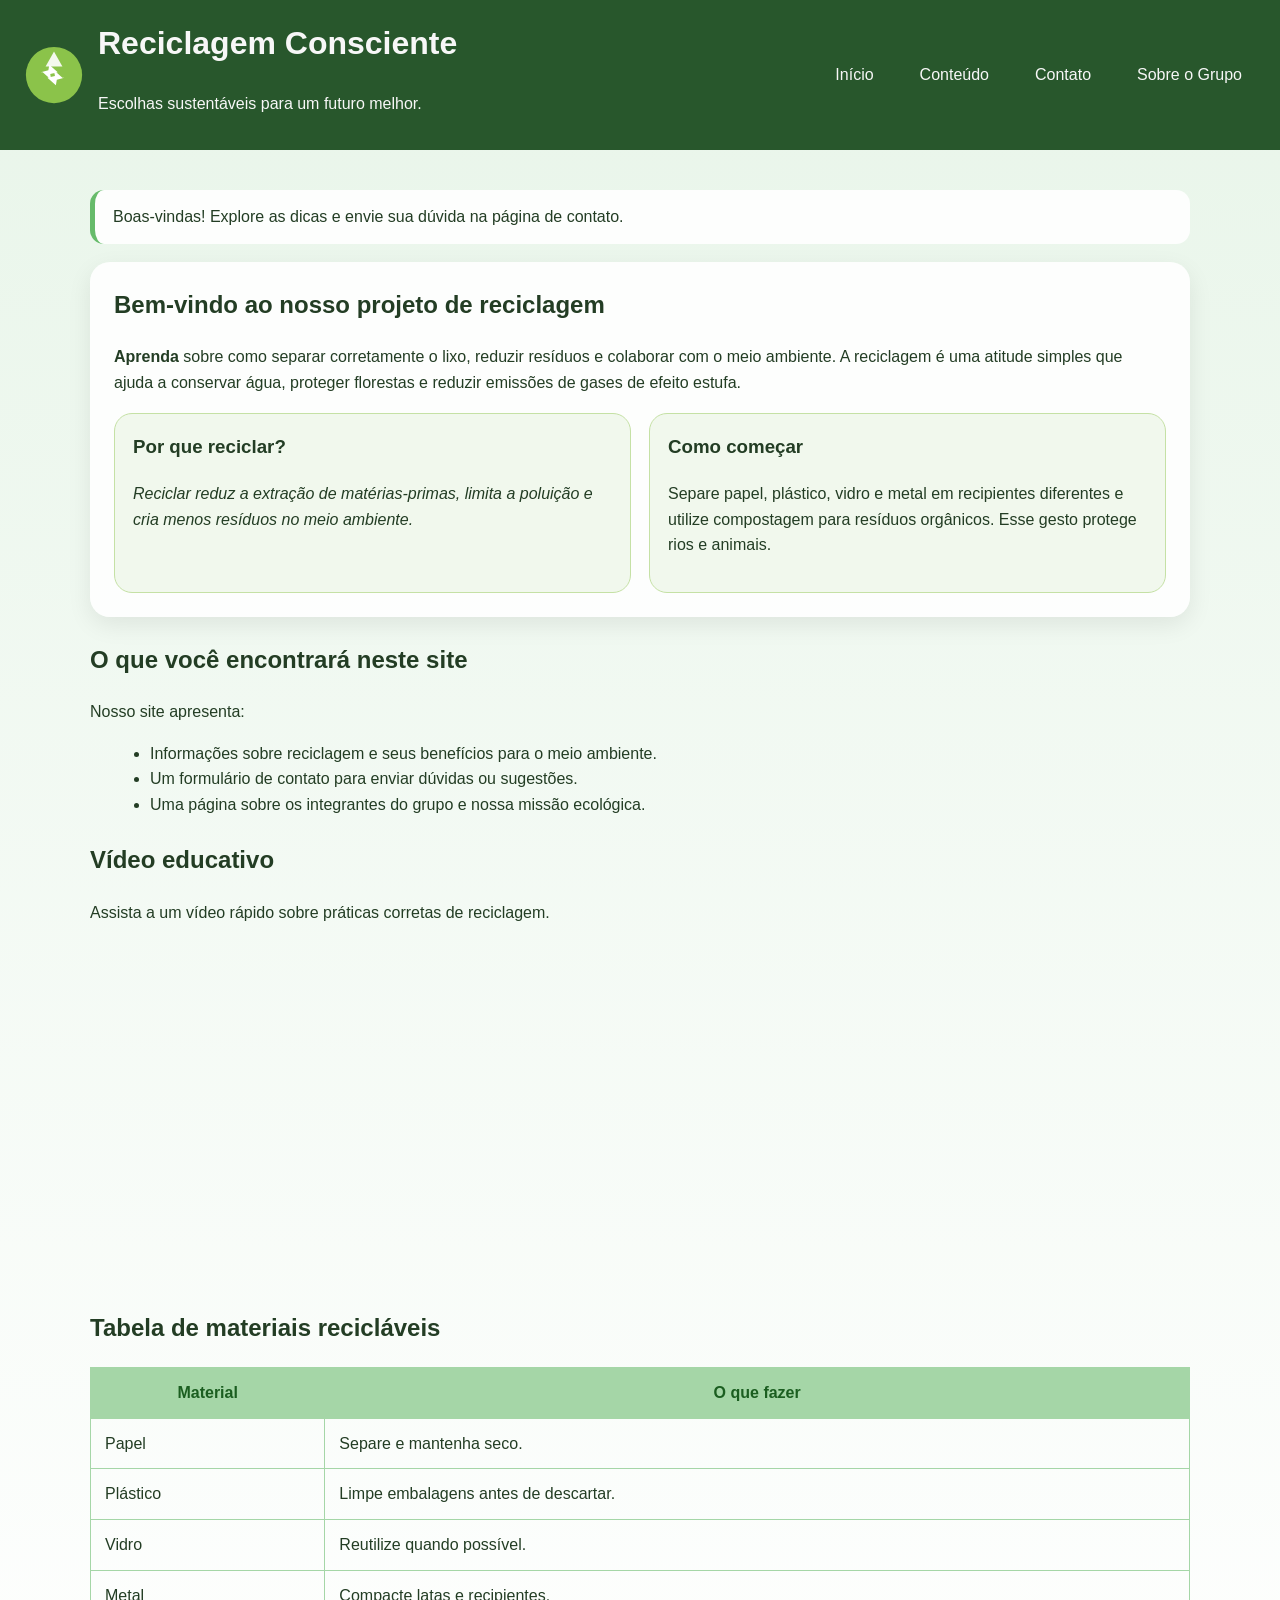
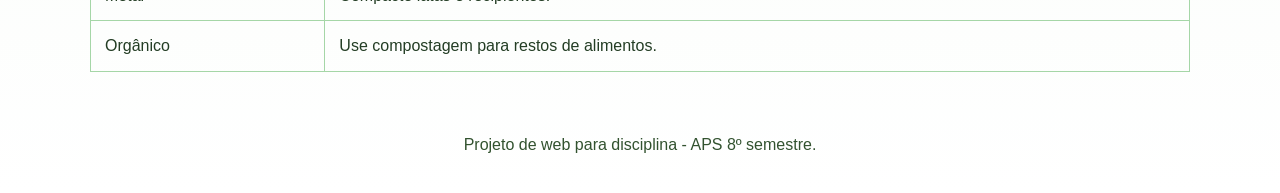
<file: index.html>
<!DOCTYPE html>
<html lang="pt-BR">
<head>
  <meta charset="UTF-8">
  <meta name="viewport" content="width=device-width, initial-scale=1.0">
  <title>Reciclagem Consciente</title>
  <link rel="stylesheet" href="css/style.css">
  <script defer src="js/scripts.js"></script>
</head>
<body onload="initPage()">
  <header class="site-header">
    <div class="logo">
      <img src="assets/img/recycle.svg" alt="Ícone de reciclagem">
      <div>
        <h1>Reciclagem Consciente</h1>
        <p>Escolhas sustentáveis para um futuro melhor.</p>
      </div>
    </div>
    <nav>
      <div class="top-nav">
        <a href="index.html">Início</a>
        <a href="conteudo.html">Conteúdo</a>
        <a href="contato.html">Contato</a>
        <a href="sobre.html">Sobre o Grupo</a>
      </div>
    </nav>
  </header>

  <main>
    <section class="hero">
      <h2>Bem-vindo ao nosso projeto de reciclagem</h2>
      <p><strong>Aprenda</strong> sobre como separar corretamente o lixo, reduzir resíduos e colaborar com o meio ambiente. A reciclagem é uma atitude simples que ajuda a conservar água, proteger florestas e reduzir emissões de gases de efeito estufa.</p>
      <div class="cards">
        <article class="card" onmousemove="cardHover(this)">
          <h3>Por que reciclar?</h3>
          <p><em>Reciclar reduz a extração de matérias-primas, limita a poluição e cria menos resíduos no meio ambiente.</em></p>
        </article>
        <article class="card" onmousemove="cardHover(this)">
          <h3>Como começar</h3>
          <p>Separe papel, plástico, vidro e metal em recipientes diferentes e utilize compostagem para resíduos orgânicos. Esse gesto protege rios e animais.</p>
        </article>
      </div>
    </section>

    <section>
      <h2>O que você encontrará neste site</h2>
      <p>Nosso site apresenta:</p>
      <ul>
        <li>Informações sobre reciclagem e seus benefícios para o meio ambiente.</li>
        <li>Um formulário de contato para enviar dúvidas ou sugestões.</li>
        <li>Uma página sobre os integrantes do grupo e nossa missão ecológica.</li>
      </ul>
    </section>

    <section class="video-section">
      <h2>Vídeo educativo</h2>
      <p>Assista a um vídeo rápido sobre práticas corretas de reciclagem.</p>
      <div class="video-container">
        <iframe width="640" height="360" src="https://www.youtube.com/embed/jQSmGqMQLOA" title="Vídeo educativo de reciclagem" frameborder="0" allow="accelerometer; autoplay; clipboard-write; encrypted-media; gyroscope; picture-in-picture" allowfullscreen></iframe>
      </div>
    </section>

    <section>
      <h2>Tabela de materiais recicláveis</h2>
      <table>
        <thead>
          <tr>
            <th>Material</th>
            <th>O que fazer</th>
          </tr>
        </thead>
        <tbody>
          <tr>
            <td>Papel</td>
            <td>Separe e mantenha seco.</td>
          </tr>
          <tr>
            <td>Plástico</td>
            <td>Limpe embalagens antes de descartar.</td>
          </tr>
          <tr>
            <td>Vidro</td>
            <td>Reutilize quando possível.</td>
          </tr>
          <tr>
            <td>Metal</td>
            <td>Compacte latas e recipientes.</td>
          </tr>
          <tr>
            <td>Orgânico</td>
            <td>Use compostagem para restos de alimentos.</td>
          </tr>
        </tbody>
      </table>
    </section>
  </main>

  <footer class="site-footer">
    <p>Projeto de web para disciplina - APS 8º semestre.</p>
  </footer>
</body>
</html>
</file>
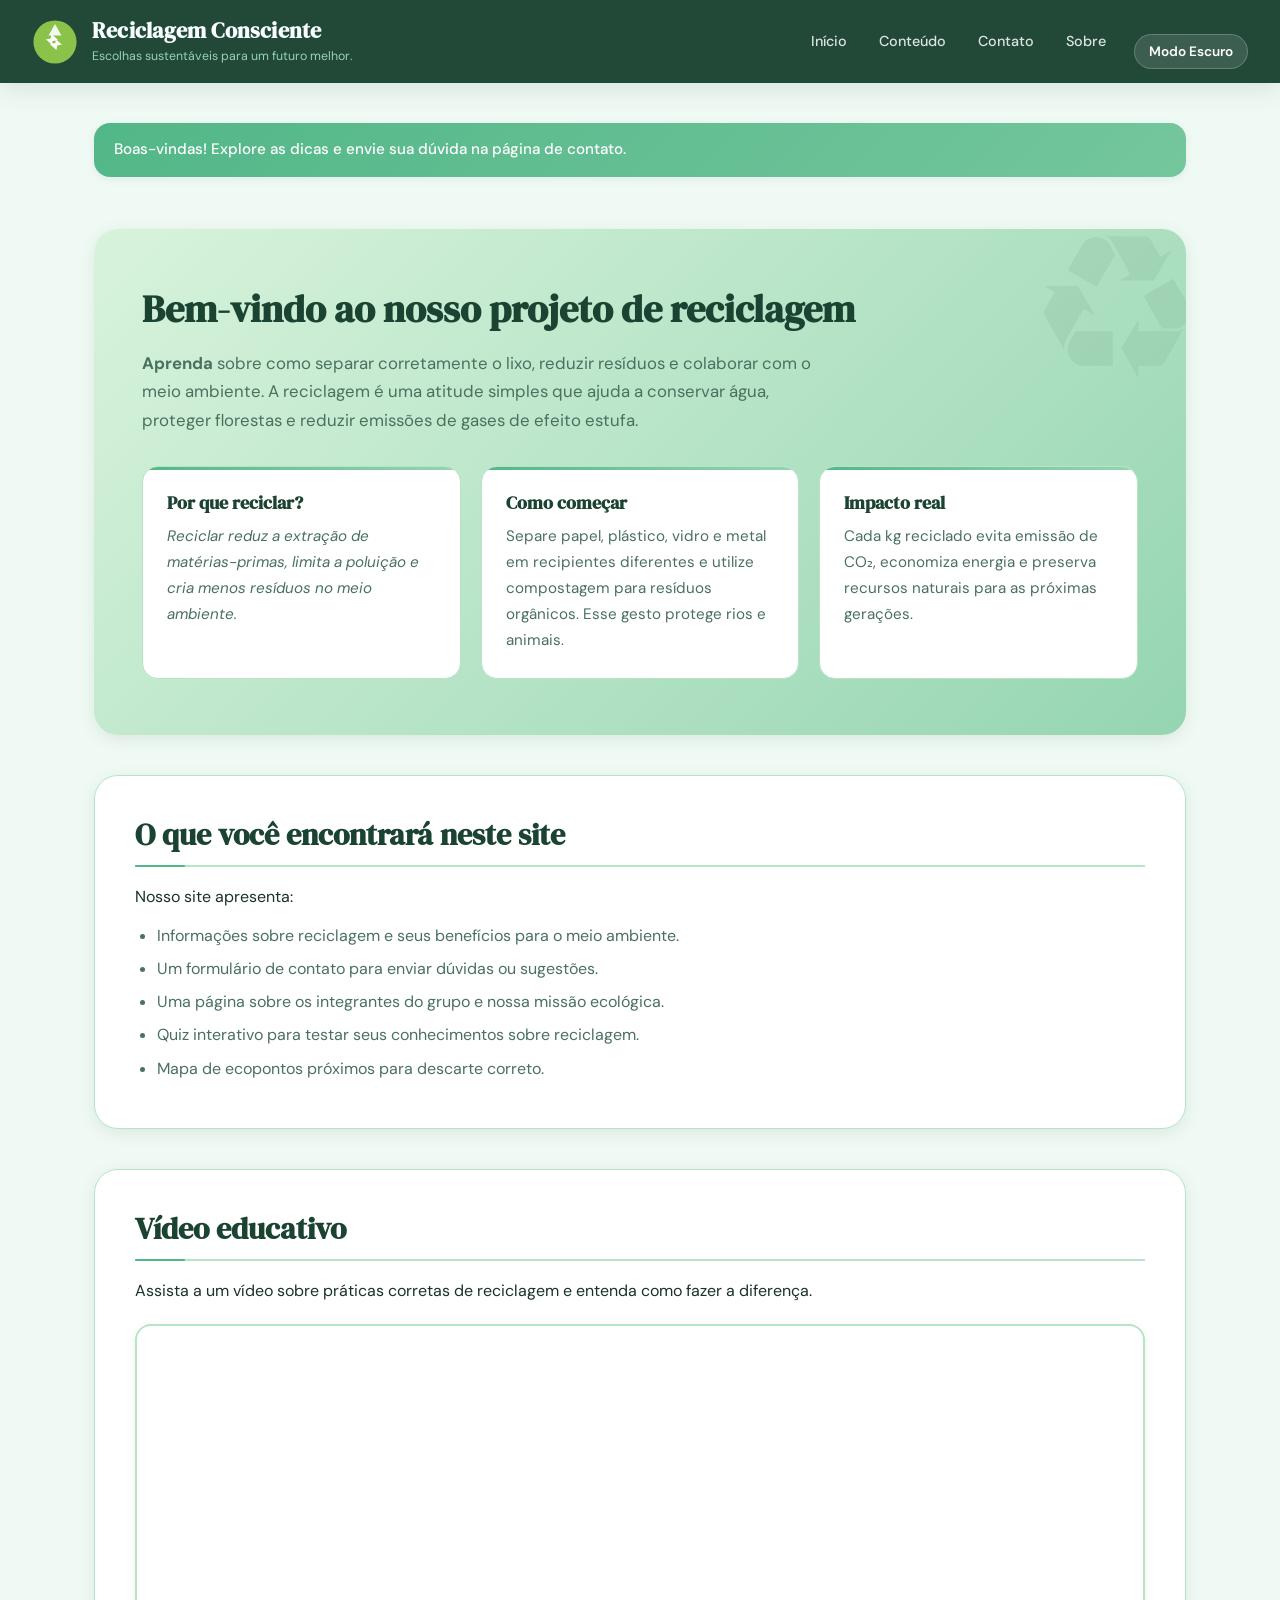
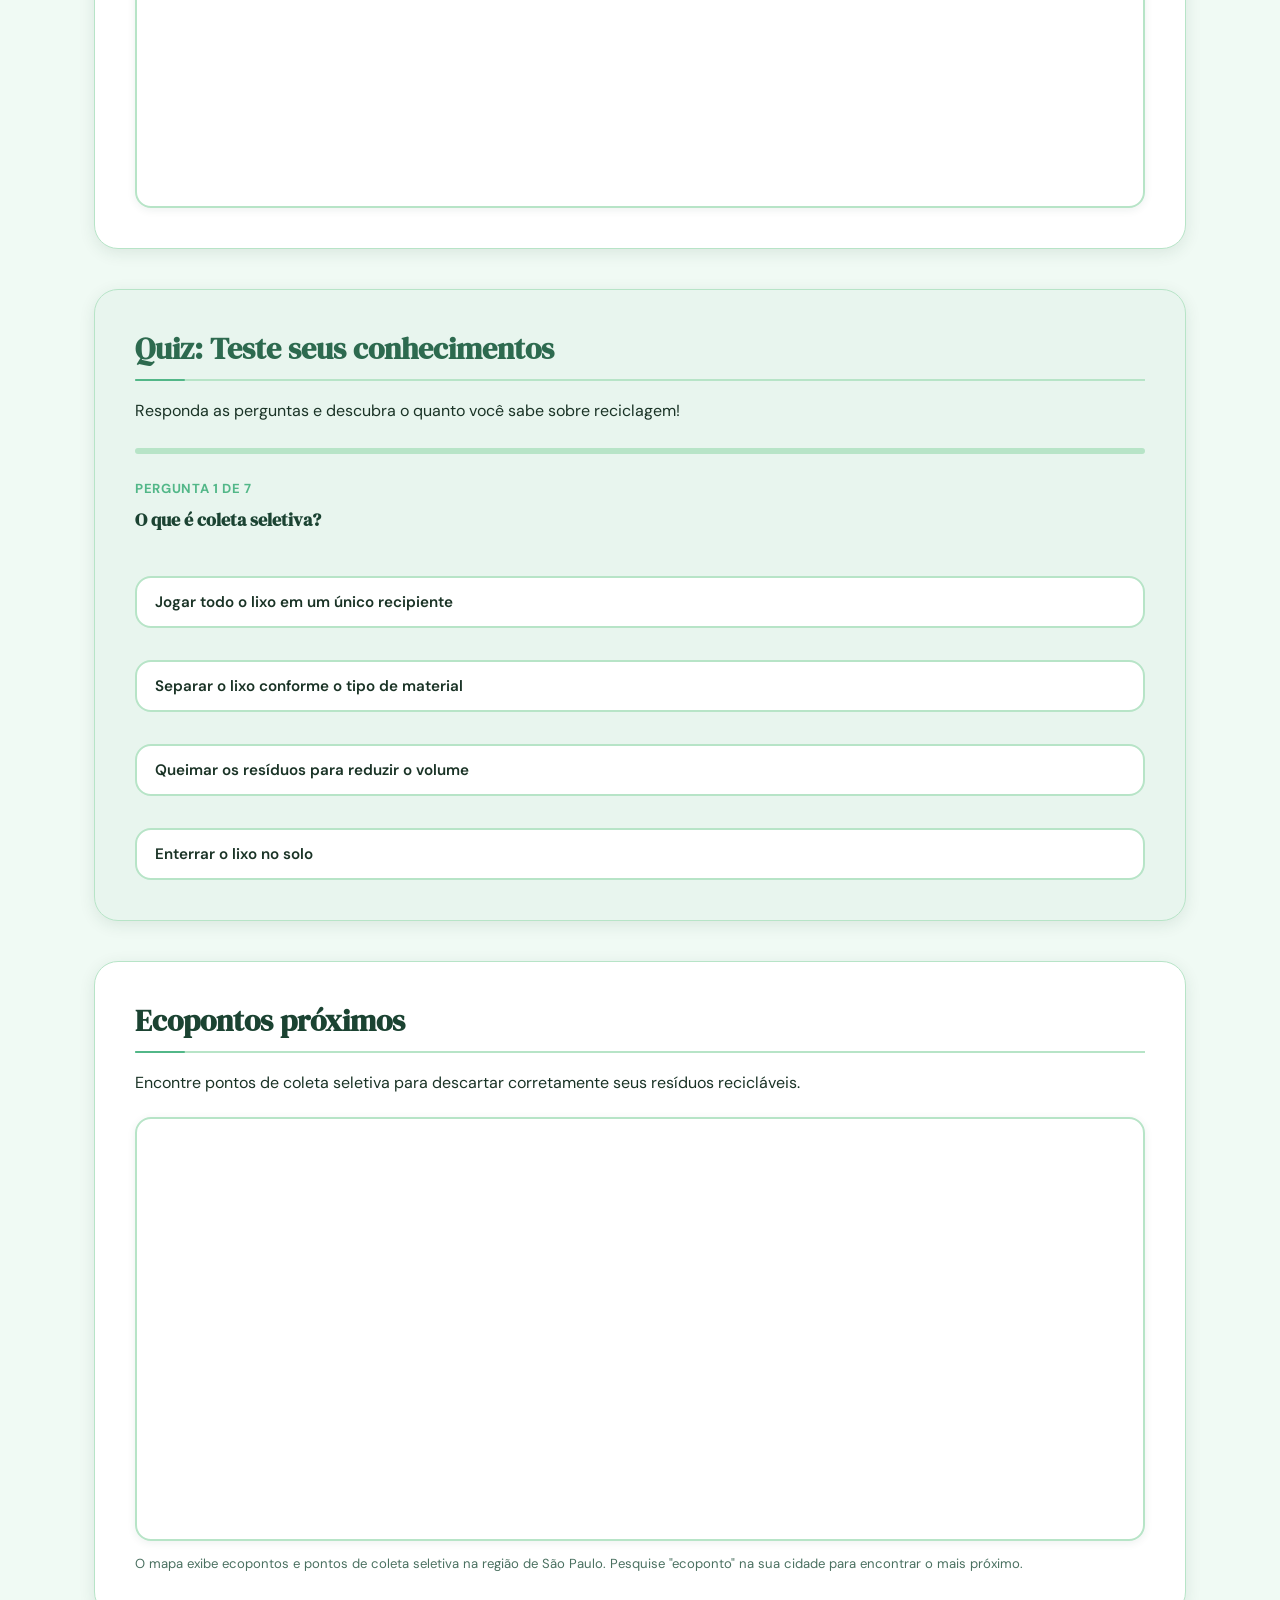
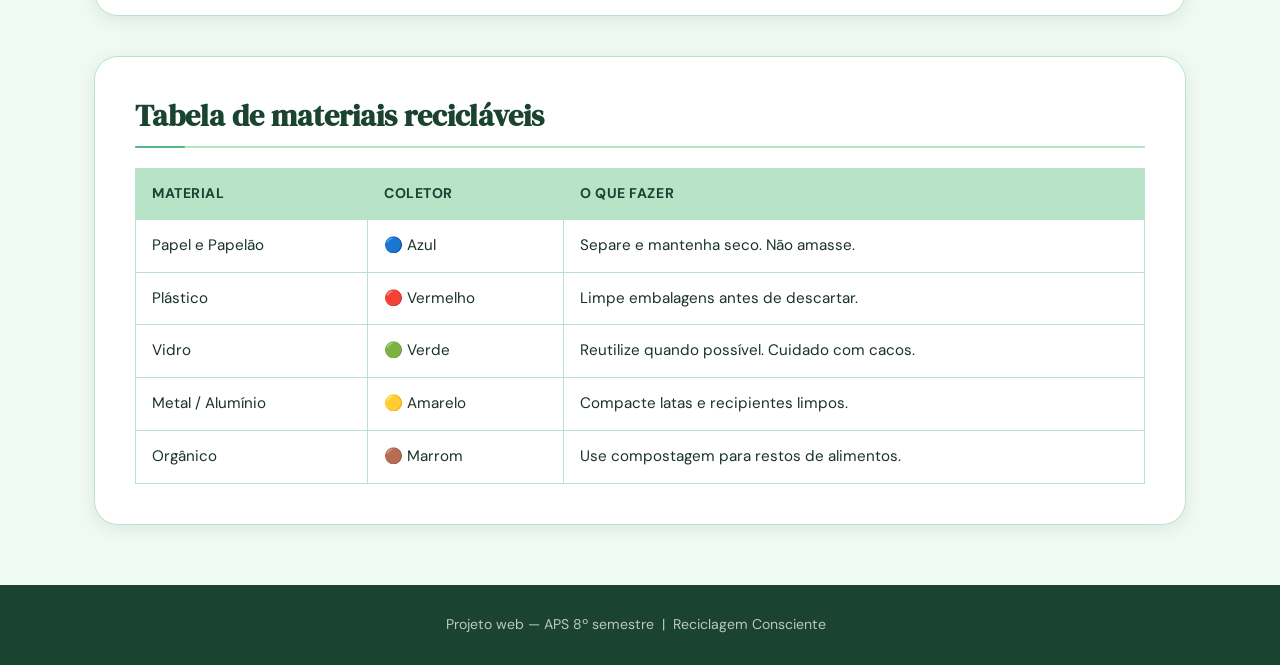
<file: projeto_melhorado/index.html>
<!DOCTYPE html>
<html lang="pt-BR" data-theme="light">
<head>
  <meta charset="UTF-8">
  <meta name="viewport" content="width=device-width, initial-scale=1.0">
  <title>Reciclagem Consciente</title>
  <link rel="stylesheet" href="css/style.css">
  <script defer src="js/scripts.js"></script>
</head>
<body onload="initPage()">

  
  <header class="site-header">
    <div class="logo">
      <img src="assets/img/recycle.svg" alt="Ícone de reciclagem">
      <div>
        <h1>Reciclagem Consciente</h1>
        <p>Escolhas sustentáveis para um futuro melhor.</p>
      </div>
    </div>
    <div class="header-right">
      <nav>
        <div class="top-nav">
          <a href="index.html">Início</a>
          <a href="conteudo.html">Conteúdo</a>
          <a href="contato.html">Contato</a>
          <a href="sobre.html">Sobre</a>
        </div>
      </nav>
      <button class="btn-dark-mode" id="btnDarkMode" onclick="toggleDarkMode()" aria-label="Alternar modo escuro">
        <span class="label">Modo Escuro</span>
      </button>
    </div>
  </header>

  <main>

    
    <section class="hero">
      <h2>Bem-vindo ao nosso projeto de reciclagem</h2>
      <p><strong>Aprenda</strong> sobre como separar corretamente o lixo, reduzir resíduos e colaborar com o meio ambiente. A reciclagem é uma atitude simples que ajuda a conservar água, proteger florestas e reduzir emissões de gases de efeito estufa.</p>
      <div class="cards">
        <article class="card" onmousemove="cardHover(this)">
          <h3>Por que reciclar?</h3>
          <p><em>Reciclar reduz a extração de matérias-primas, limita a poluição e cria menos resíduos no meio ambiente.</em></p>
        </article>
        <article class="card" onmousemove="cardHover(this)">
          <h3>Como começar</h3>
          <p>Separe papel, plástico, vidro e metal em recipientes diferentes e utilize compostagem para resíduos orgânicos. Esse gesto protege rios e animais.</p>
        </article>
        <article class="card" onmousemove="cardHover(this)">
          <h3>Impacto real</h3>
          <p>Cada kg reciclado evita emissão de CO₂, economiza energia e preserva recursos naturais para as próximas gerações.</p>
        </article>
      </div>
    </section>

    
    <section>
      <h2>O que você encontrará neste site</h2>
      <p>Nosso site apresenta:</p>
      <ul>
        <li>Informações sobre reciclagem e seus benefícios para o meio ambiente.</li>
        <li>Um formulário de contato para enviar dúvidas ou sugestões.</li>
        <li>Uma página sobre os integrantes do grupo e nossa missão ecológica.</li>
        <li>Quiz interativo para testar seus conhecimentos sobre reciclagem.</li>
        <li>Mapa de ecopontos próximos para descarte correto.</li>
      </ul>
    </section>

    <section class="video-section">
      <h2>Vídeo educativo</h2>
      <p>Assista a um vídeo sobre práticas corretas de reciclagem e entenda como fazer a diferença.</p>
      <div class="video-container">

          <iframe width="1013" height="570" src="https://www.youtube.com/embed/jQSmGqMQLOA" title="O QUE É COLETA SELETIVA E RECICLAGEM? – VIRTUAL SIPAT" frameborder="0" allow="accelerometer; autoplay; clipboard-write; encrypted-media; gyroscope; picture-in-picture; web-share" referrerpolicy="strict-origin-when-cross-origin" allowfullscreen>
        </iframe>
      </div>
    </section>

   
    <section class="quiz-section">
      <h2>Quiz: Teste seus conhecimentos</h2>
      <p>Responda as perguntas e descubra o quanto você sabe sobre reciclagem!</p>
      <div class="quiz-wrapper" id="quizWrapper">
        <p style="color: var(--text-muted)">Carregando quiz...</p>
      </div>
    </section>

    
    <section class="map-section">
      <h2>Ecopontos próximos</h2>
      <p>Encontre pontos de coleta seletiva para descartar corretamente seus resíduos recicláveis.</p>
      <div class="map-container">
        <iframe
          src="https://www.google.com/maps/embed?pb=!1m16!1m12!1m3!1d468782.1248523396!2d-46.9263847!3d-23.6821099!2m3!1f0!2f0!3f0!3m2!1i1024!2i768!4f13.1!2m1!1secoponto%20reciclagem%20s%C3%A3o%20paulo!5e0!3m2!1spt-BR!2sbr!4v1700000000000!5m2!1spt-BR!2sbr"
          allowfullscreen=""
          loading="lazy"
          referrerpolicy="no-referrer-when-downgrade"
          title="Mapa de ecopontos em São Paulo">
        </iframe>
      </div>
      <p class="map-disclaimer"> O mapa exibe ecopontos e pontos de coleta seletiva na região de São Paulo. Pesquise "ecoponto" na sua cidade para encontrar o mais próximo.</p>
    </section>

    
    <section>
      <h2>Tabela de materiais recicláveis</h2>
      <table>
        <thead>
          <tr>
            <th>Material</th>
            <th>Coletor</th>
            <th>O que fazer</th>
          </tr>
        </thead>
        <tbody>
          <tr>
            <td>Papel e Papelão</td>
            <td>🔵 Azul</td>
            <td>Separe e mantenha seco. Não amasse.</td>
          </tr>
          <tr>
            <td>Plástico</td>
            <td>🔴 Vermelho</td>
            <td>Limpe embalagens antes de descartar.</td>
          </tr>
          <tr>
            <td>Vidro</td>
            <td>🟢 Verde</td>
            <td>Reutilize quando possível. Cuidado com cacos.</td>
          </tr>
          <tr>
            <td>Metal / Alumínio</td>
            <td>🟡 Amarelo</td>
            <td>Compacte latas e recipientes limpos.</td>
          </tr>
          <tr>
            <td>Orgânico</td>
            <td>🟤 Marrom</td>
            <td>Use compostagem para restos de alimentos.</td>
          </tr>
        </tbody>
      </table>
    </section>

  </main>

  <footer class="site-footer">
    <p>Projeto web — APS 8º semestre &nbsp;|&nbsp; Reciclagem Consciente &nbsp;</p>
  </footer>

</body>
</html>
</file>
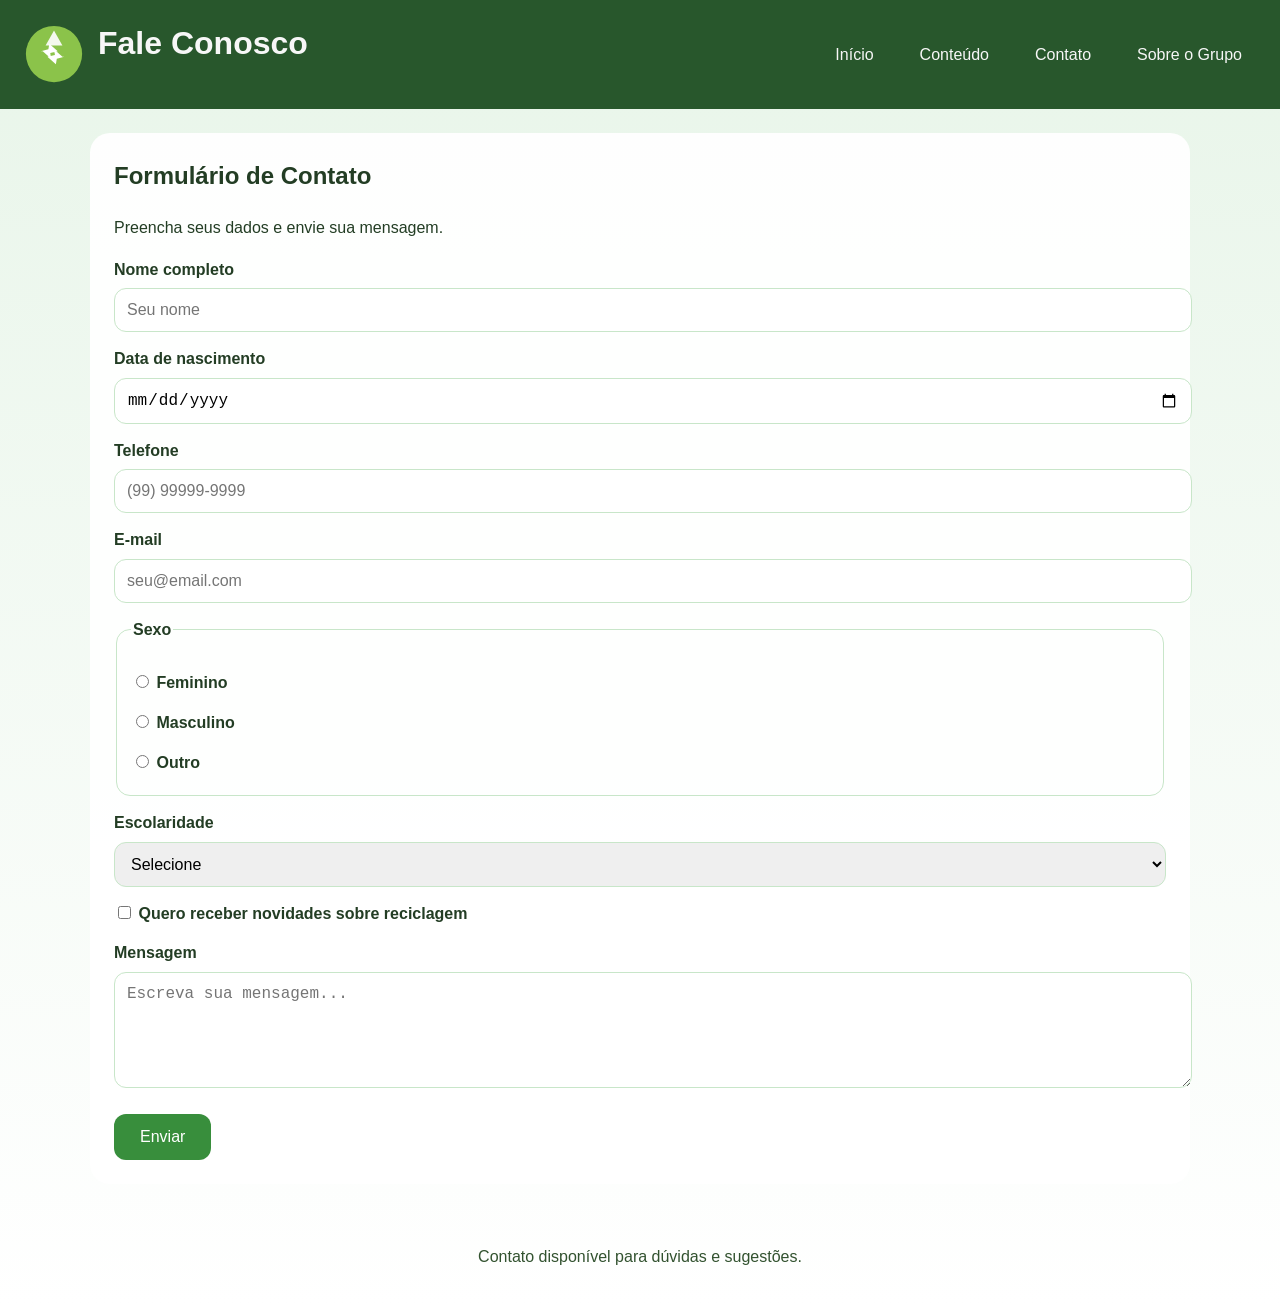
<file: contato.html>
<!DOCTYPE html>
<html lang="pt-BR">
<head>
  <meta charset="UTF-8">
  <meta name="viewport" content="width=device-width, initial-scale=1.0">
  <title>Contato</title>
  <link rel="stylesheet" href="css/style.css">
  <script defer src="js/scripts.js"></script>
</head>
<body>
  <header class="site-header">
    <div class="logo">
      <img src="assets/img/recycle.svg" alt="Ícone de reciclagem">
      <div>
        <h1>Fale Conosco</h1>
      </div>
    </div>
    <nav class="top-nav">
      <a href="index.html">Início</a>
      <a href="conteudo.html">Conteúdo</a>
      <a href="contato.html">Contato</a>
      <a href="sobre.html">Sobre o Grupo</a>
    </nav>
  </header>

  <main>
    <section class="contact-form">
      <h2>Formulário de Contato</h2>
      <p>Preencha seus dados e envie sua mensagem.</p>
      <form id="contactForm">
        <label for="fullName">Nome completo</label>
        <input type="text" id="fullName" name="fullName" placeholder="Seu nome" required>

        <label for="birthDate">Data de nascimento</label>
        <input type="date" id="birthDate" name="birthDate" required>

        <label for="phone">Telefone</label>
        <input type="tel" id="phone" name="phone" placeholder="(99) 99999-9999" required>

        <label for="email">E-mail</label>
        <input type="email" id="email" name="email" placeholder="seu@email.com" required>

        <fieldset>
          <legend>Sexo</legend>
          <label><input type="radio" name="gender" value="feminino" required> Feminino</label>
          <label><input type="radio" name="gender" value="masculino"> Masculino</label>
          <label><input type="radio" name="gender" value="outro"> Outro</label>
        </fieldset>

        <label for="education">Escolaridade</label>
        <select id="education" name="education" required>
          <option value="">Selecione</option>
          <option value="fundamental">Ensino Fundamental</option>
          <option value="medio">Ensino Médio</option>
          <option value="superior">Ensino Superior</option>
          <option value="pos">Pós-graduação</option>
        </select>

        <label><input type="checkbox" id="newsletter" name="newsletter"> Quero receber novidades sobre reciclagem</label>

        <label for="message">Mensagem</label>
        <textarea id="message" name="message" rows="5" placeholder="Escreva sua mensagem..." onkeypress="showTypingHint()" required></textarea>

        <button type="button" id="sendButton" onclick="submitForm()">Enviar</button>
      </form>
    </section>
  </main>

  <footer class="site-footer">
    <p>Contato disponível para dúvidas e sugestões.</p>
  </footer>
</body>
</html>
</file>
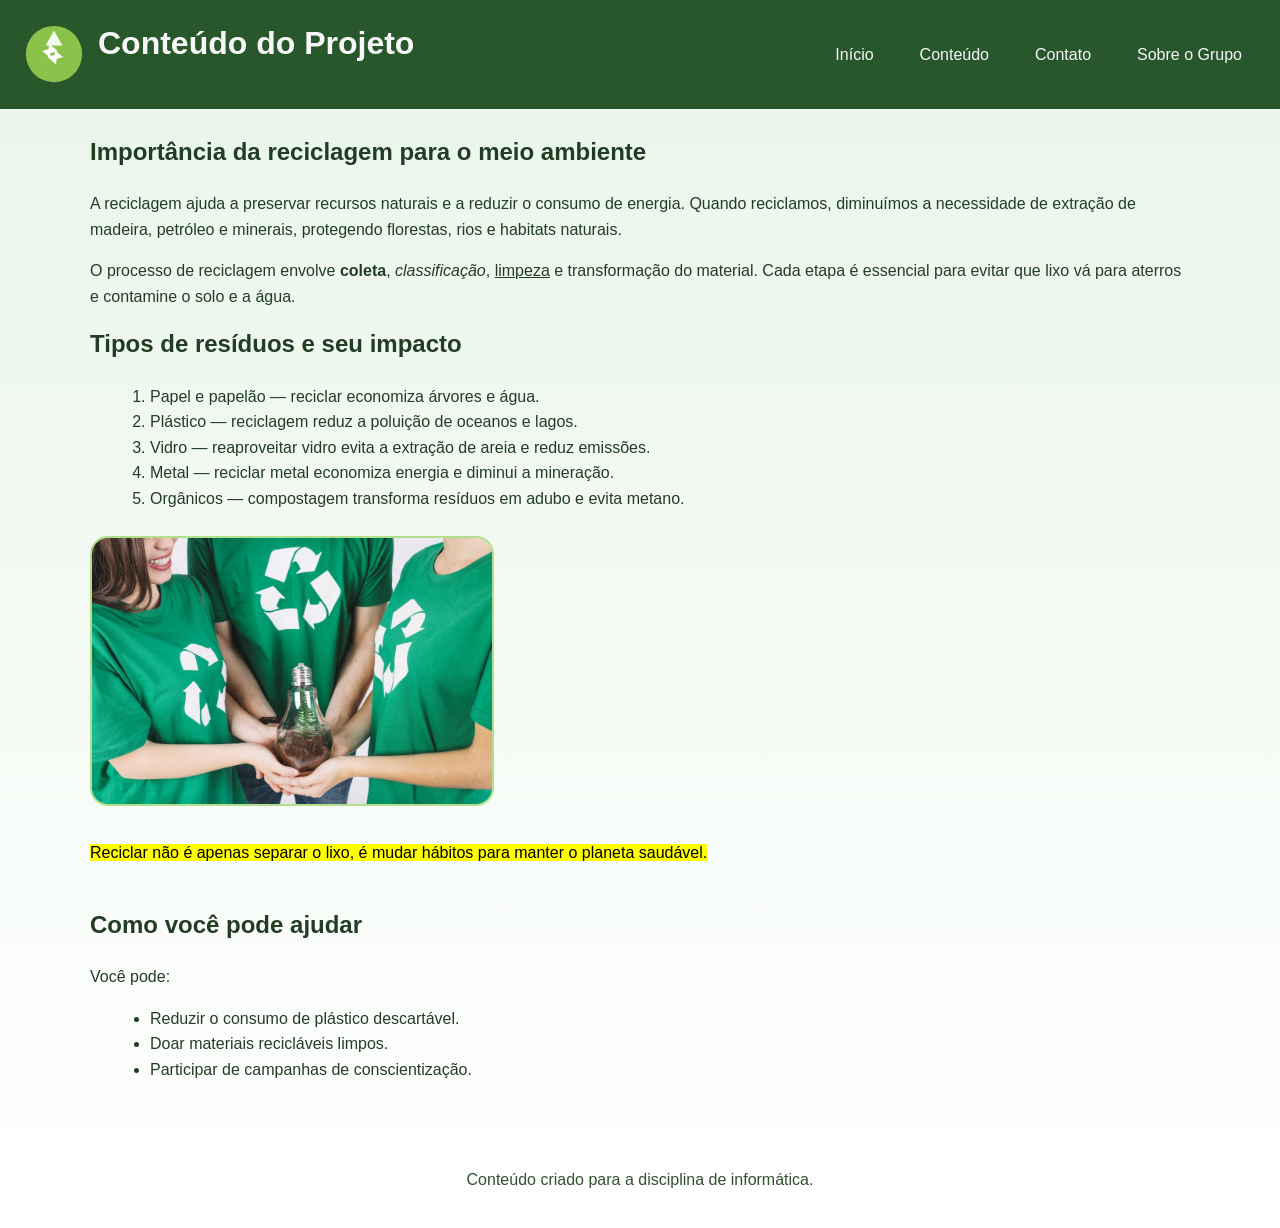
<file: conteudo.html>
<!DOCTYPE html>
<html lang="pt-BR">
<head>
  <meta charset="UTF-8">
  <meta name="viewport" content="width=device-width, initial-scale=1.0">
  <title>Conteúdo sobre Reciclagem</title>
  <link rel="stylesheet" href="css/style.css">
</head>
<body>
  <header class="site-header">
    <div class="logo">
      <img src="assets/img/recycle.svg" alt="Ícone de reciclagem">
      <div>
        <h1>Conteúdo do Projeto</h1>
      </div>
    </div>
    <nav class="top-nav">
      <a href="index.html">Início</a>
      <a href="conteudo.html">Conteúdo</a>
      <a href="contato.html">Contato</a>
      <a href="sobre.html">Sobre o Grupo</a>
    </nav>
  </header>

  <main>
    <section>
      <h2>Importância da reciclagem para o meio ambiente</h2>
      <p>A reciclagem ajuda a preservar recursos naturais e a reduzir o consumo de energia. Quando reciclamos, diminuímos a necessidade de extração de madeira, petróleo e minerais, protegendo florestas, rios e habitats naturais.</p>
      <p>O processo de reciclagem envolve <strong>coleta</strong>, <em>classificação</em>, <u>limpeza</u> e transformação do material. Cada etapa é essencial para evitar que lixo vá para aterros e contamine o solo e a água.</p>
    </section>

    <section>
      <h2>Tipos de resíduos e seu impacto</h2>
      <ol>
        <li>Papel e papelão — reciclar economiza árvores e água.</li>
        <li>Plástico — reciclagem reduz a poluição de oceanos e lagos.</li>
        <li>Vidro — reaproveitar vidro evita a extração de areia e reduz emissões.</li>
        <li>Metal — reciclar metal economiza energia e diminui a mineração.</li>
        <li>Orgânicos — compostagem transforma resíduos em adubo e evita metano.</li>
      </ol>
    </section>

    <section class="content-image">
      <img src="assets/img/Group_RE.jpg" alt="Equipe de reciclagem" width="400">
      <p><mark>Reciclar não é apenas separar o lixo, é mudar hábitos para manter o planeta saudável.</mark></p>
    </section>

    <section>
      <h2>Como você pode ajudar</h2>
      <p>Você pode:</p>
      <ul>
        <li>Reduzir o consumo de plástico descartável.</li>
        <li>Doar materiais recicláveis limpos.</li>
        <li>Participar de campanhas de conscientização.</li>
      </ul>
    </section>
  </main>

  <footer class="site-footer">
    <p>Conteúdo criado para a disciplina de informática.</p>
  </footer>
</body>
</html>
</file>
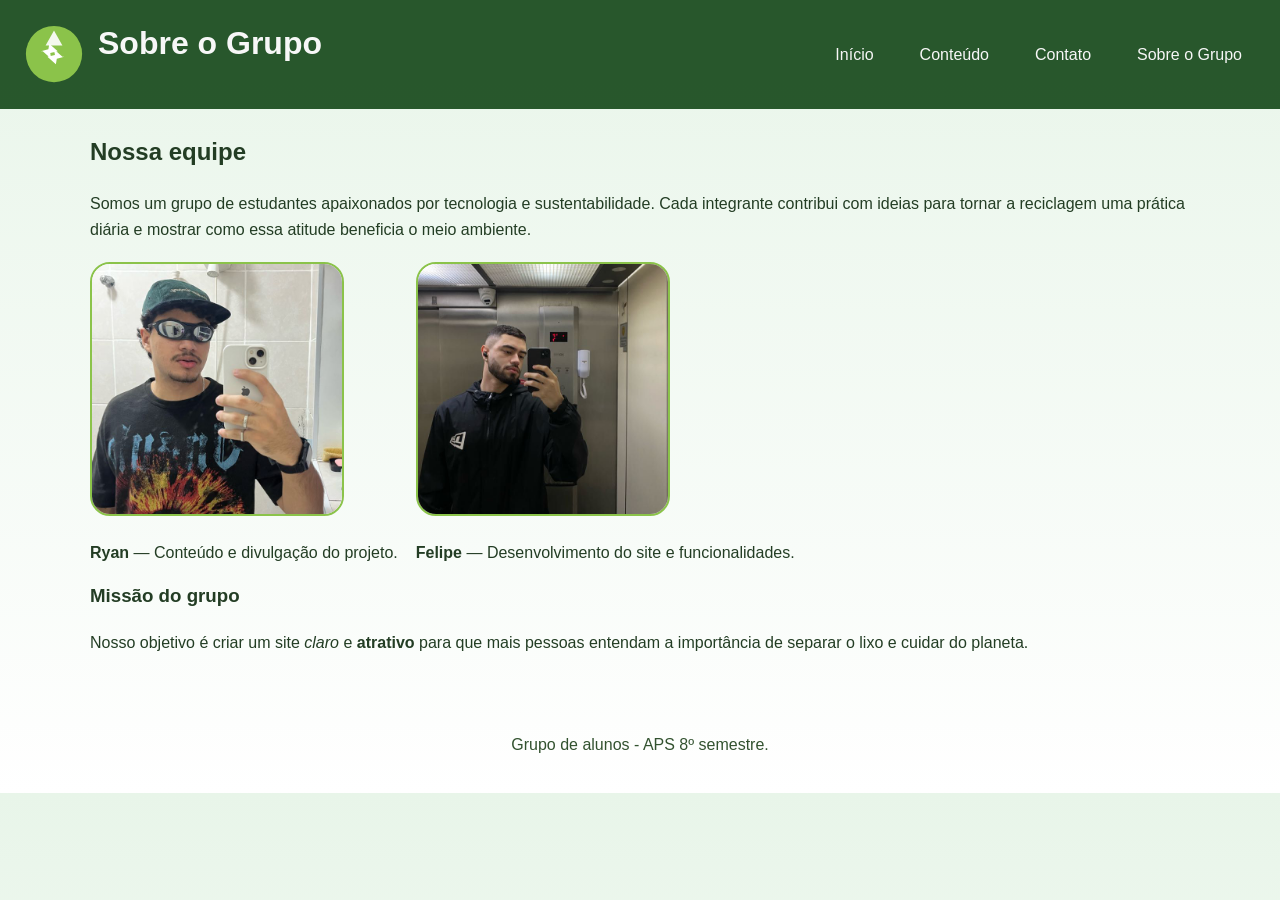
<file: sobre.html>
<!DOCTYPE html>
<html lang="pt-BR">
<head>
  <meta charset="UTF-8">
  <meta name="viewport" content="width=device-width, initial-scale=1.0">
  <title>Sobre o Grupo</title>
  <link rel="stylesheet" href="css/style.css">
</head>
<body>
  <header class="site-header">
    <div class="logo">
      <img src="assets/img/recycle.svg" alt="Ícone de reciclagem">
      <div>
        <h1>Sobre o Grupo</h1>
      </div>
    </div>
    <nav class="top-nav">
      <a href="index.html">Início</a>
      <a href="conteudo.html">Conteúdo</a>
      <a href="contato.html">Contato</a>
      <a href="sobre.html">Sobre o Grupo</a>
    </nav>
  </header>

  <main>
    <section>
      <h2>Nossa equipe</h2>
      <p>Somos um grupo de estudantes apaixonados por tecnologia e sustentabilidade. Cada integrante contribui com ideias para tornar a reciclagem uma prática diária e mostrar como essa atitude beneficia o meio ambiente.</p>
    </section>

    <section class="team-info">
      <div>
        <img src="assets/img/Foto_RYAN.jpeg" alt="Foto do integrante Ryan" width="250">
        <p><strong>Ryan</strong> — Conteúdo e divulgação do projeto.</p>
      </div>
      <div>
        <img src="assets/img/Foto_FELIPE.jpeg" alt="Foto do integrante Felipe" width="250">
        <p><strong>Felipe</strong> — Desenvolvimento do site e funcionalidades.</p>
      </div>
    </section>

    <section>
      <h3>Missão do grupo</h3>
      <p>Nosso objetivo é criar um site <em>claro</em> e <strong>atrativo</strong> para que mais pessoas entendam a importância de separar o lixo e cuidar do planeta.</p>
    </section>
  </main>

  <footer class="site-footer">
    <p>Grupo de alunos - APS 8º semestre.</p>
  </footer>
</body>
</html>
</file>
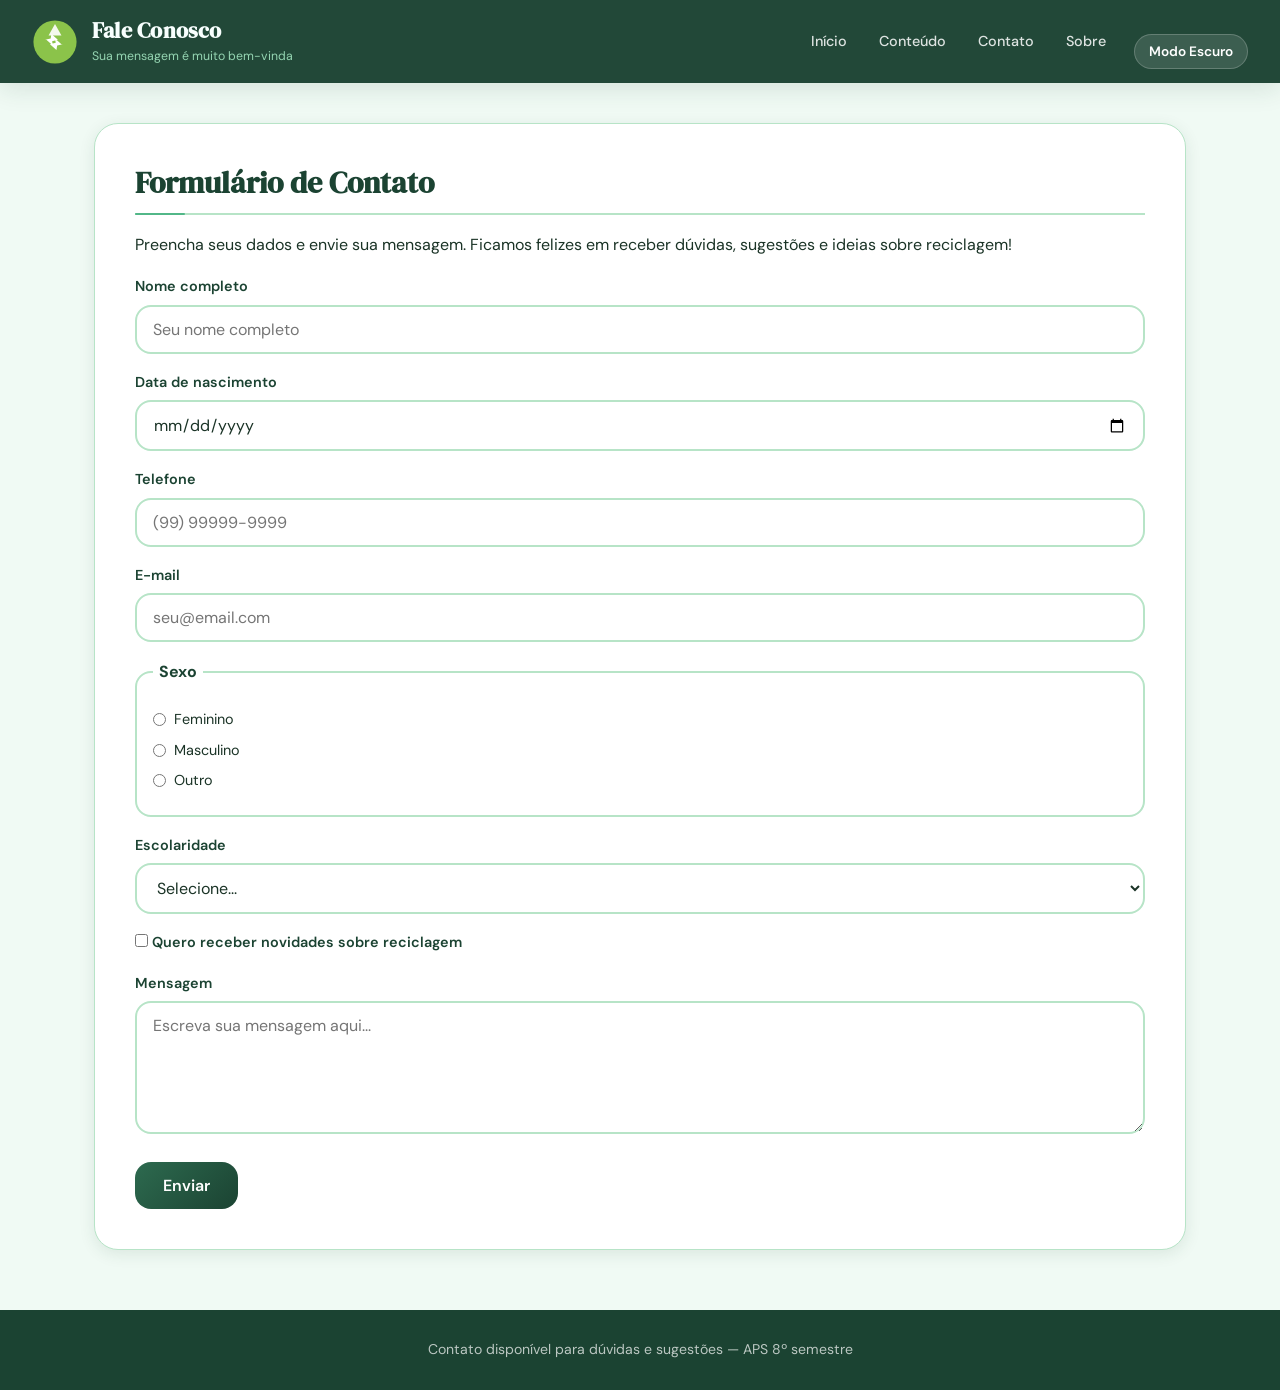
<file: projeto_melhorado/contato.html>
<!DOCTYPE html>
<html lang="pt-BR" data-theme="light">
<head>
  <meta charset="UTF-8">
  <meta name="viewport" content="width=device-width, initial-scale=1.0">
  <title>Contato — Reciclagem Consciente</title>
  <link rel="stylesheet" href="css/style.css">
  <script defer src="js/scripts.js"></script>
</head>
<body>

  <header class="site-header">
    <div class="logo">
      <img src="assets/img/recycle.svg" alt="Ícone de reciclagem">
      <div>
        <h1>Fale Conosco</h1>
        <p>Sua mensagem é muito bem-vinda</p>
      </div>
    </div>
    <div class="header-right">
      <nav>
        <div class="top-nav">
          <a href="index.html">Início</a>
          <a href="conteudo.html">Conteúdo</a>
          <a href="contato.html">Contato</a>
          <a href="sobre.html">Sobre</a>
        </div>
      </nav>
      <button class="btn-dark-mode" id="btnDarkMode" onclick="toggleDarkMode()" aria-label="Alternar modo escuro">
        <span class="label">Modo Escuro</span>
      </button>
    </div>
  </header>

  <main>

    <section class="contact-form">
      <h2>Formulário de Contato</h2>
      <p>Preencha seus dados e envie sua mensagem. Ficamos felizes em receber dúvidas, sugestões e ideias sobre reciclagem!</p>

      <form id="contactForm">
        <label for="fullName">Nome completo</label>
        <input type="text" id="fullName" name="fullName" placeholder="Seu nome completo" required>

        <label for="birthDate">Data de nascimento</label>
        <input type="date" id="birthDate" name="birthDate" required>

        <label for="phone">Telefone</label>
        <input type="tel" id="phone" name="phone" placeholder="(99) 99999-9999" required>

        <label for="email">E-mail</label>
        <input type="email" id="email" name="email" placeholder="seu@email.com" required>

        <fieldset>
          <legend>Sexo</legend>
          <label><input type="radio" name="gender" value="feminino" required> Feminino</label>
          <label><input type="radio" name="gender" value="masculino"> Masculino</label>
          <label><input type="radio" name="gender" value="outro"> Outro</label>
        </fieldset>

        <label for="education">Escolaridade</label>
        <select id="education" name="education" required>
          <option value="">Selecione...</option>
          <option value="fundamental">Ensino Fundamental</option>
          <option value="medio">Ensino Médio</option>
          <option value="superior">Ensino Superior</option>
          <option value="pos">Pós-graduação</option>
        </select>

        <label>
          <input type="checkbox" id="newsletter" name="newsletter">
          Quero receber novidades sobre reciclagem
        </label>

        <label for="message">Mensagem</label>
        <textarea id="message" name="message" rows="5" placeholder="Escreva sua mensagem aqui..." onkeypress="showTypingHint()" required></textarea>

        <button type="button" id="sendButton" onclick="submitForm()">Enviar</button>
      </form>
    </section>

  </main>

  <footer class="site-footer">
    <p>Contato disponível para dúvidas e sugestões — APS 8º semestre</p>
  </footer>

</body>
</html>
</file>
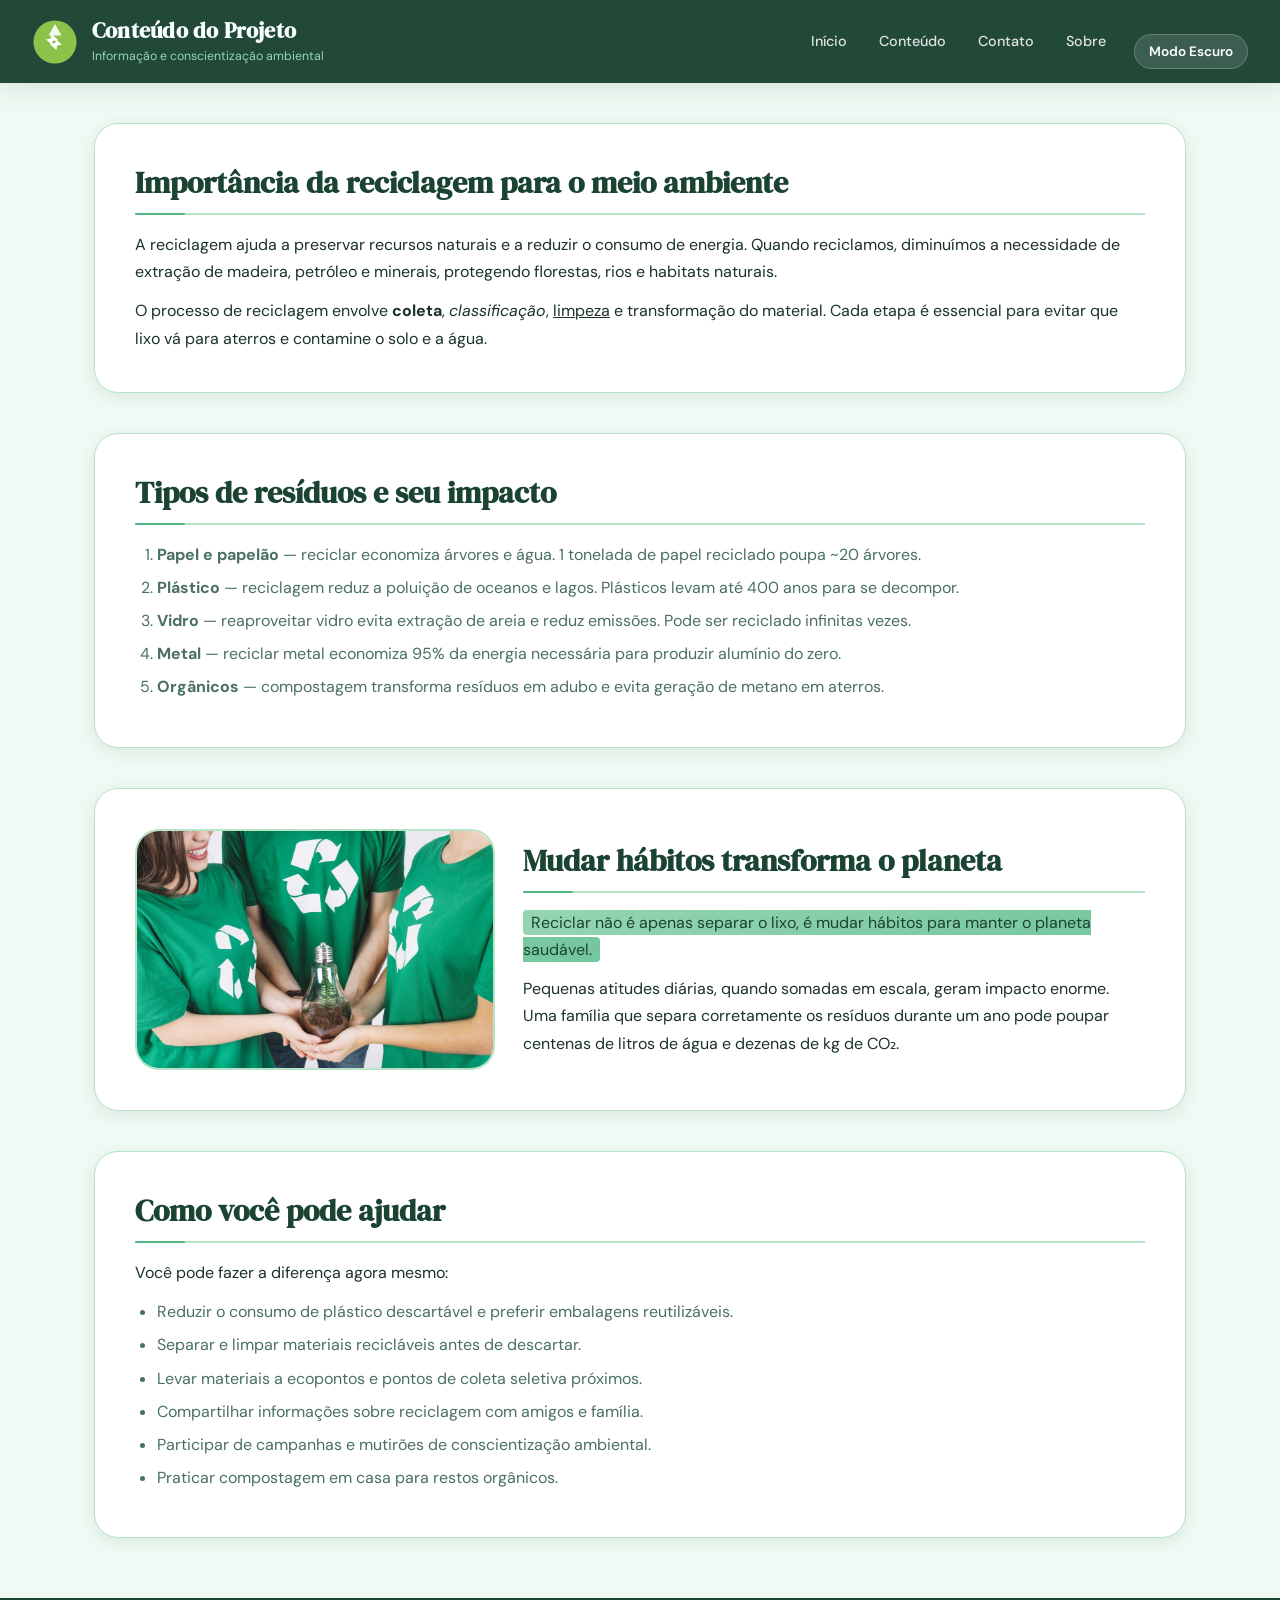
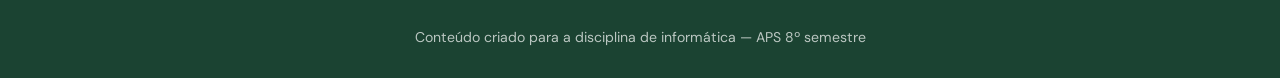
<file: projeto_melhorado/conteudo.html>
<!DOCTYPE html>
<html lang="pt-BR" data-theme="light">
<head>
  <meta charset="UTF-8">
  <meta name="viewport" content="width=device-width, initial-scale=1.0">
  <title>Conteúdo — Reciclagem Consciente</title>
  <link rel="stylesheet" href="css/style.css">
  <script defer src="js/scripts.js"></script>
</head>
<body>

  <header class="site-header">
    <div class="logo">
      <img src="assets/img/recycle.svg" alt="Ícone de reciclagem">
      <div>
        <h1>Conteúdo do Projeto</h1>
        <p>Informação e conscientização ambiental</p>
      </div>
    </div>
    <div class="header-right">
      <nav>
        <div class="top-nav">
          <a href="index.html">Início</a>
          <a href="conteudo.html">Conteúdo</a>
          <a href="contato.html">Contato</a>
          <a href="sobre.html">Sobre</a>
        </div>
      </nav>
      <button class="btn-dark-mode" id="btnDarkMode" onclick="toggleDarkMode()" aria-label="Alternar modo escuro">
        <span class="label">Modo Escuro</span>
      </button>
    </div>
  </header>

  <main>

    <section>
      <h2>Importância da reciclagem para o meio ambiente</h2>
      <p>A reciclagem ajuda a preservar recursos naturais e a reduzir o consumo de energia. Quando reciclamos, diminuímos a necessidade de extração de madeira, petróleo e minerais, protegendo florestas, rios e habitats naturais.</p>
      <p>O processo de reciclagem envolve <strong>coleta</strong>, <em>classificação</em>, <u>limpeza</u> e transformação do material. Cada etapa é essencial para evitar que lixo vá para aterros e contamine o solo e a água.</p>
    </section>

    <section>
      <h2>Tipos de resíduos e seu impacto</h2>
      <ol>
        <li><strong>Papel e papelão</strong> — reciclar economiza árvores e água. 1 tonelada de papel reciclado poupa ~20 árvores.</li>
        <li><strong>Plástico</strong> — reciclagem reduz a poluição de oceanos e lagos. Plásticos levam até 400 anos para se decompor.</li>
        <li><strong>Vidro</strong> — reaproveitar vidro evita extração de areia e reduz emissões. Pode ser reciclado infinitas vezes.</li>
        <li><strong>Metal</strong> — reciclar metal economiza 95% da energia necessária para produzir alumínio do zero.</li>
        <li><strong>Orgânicos</strong> — compostagem transforma resíduos em adubo e evita geração de metano em aterros.</li>
      </ol>
    </section>

    <section class="content-image">
      <img src="assets/img/Group_RE.jpg" alt="Equipe de reciclagem em ação">
      <div>
        <h2>Mudar hábitos transforma o planeta</h2>
        <p><mark>Reciclar não é apenas separar o lixo, é mudar hábitos para manter o planeta saudável.</mark></p>
        <p>Pequenas atitudes diárias, quando somadas em escala, geram impacto enorme. Uma família que separa corretamente os resíduos durante um ano pode poupar centenas de litros de água e dezenas de kg de CO₂.</p>
      </div>
    </section>

    <section>
      <h2>Como você pode ajudar</h2>
      <p>Você pode fazer a diferença agora mesmo:</p>
      <ul>
        <li>Reduzir o consumo de plástico descartável e preferir embalagens reutilizáveis.</li>
        <li>Separar e limpar materiais recicláveis antes de descartar.</li>
        <li>Levar materiais a ecopontos e pontos de coleta seletiva próximos.</li>
        <li>Compartilhar informações sobre reciclagem com amigos e família.</li>
        <li>Participar de campanhas e mutirões de conscientização ambiental.</li>
        <li>Praticar compostagem em casa para restos orgânicos.</li>
      </ul>
    </section>


  </main>

  <footer class="site-footer">
    <p>Conteúdo criado para a disciplina de informática — APS 8º semestre</p>
  </footer>

</body>
</html>
</file>
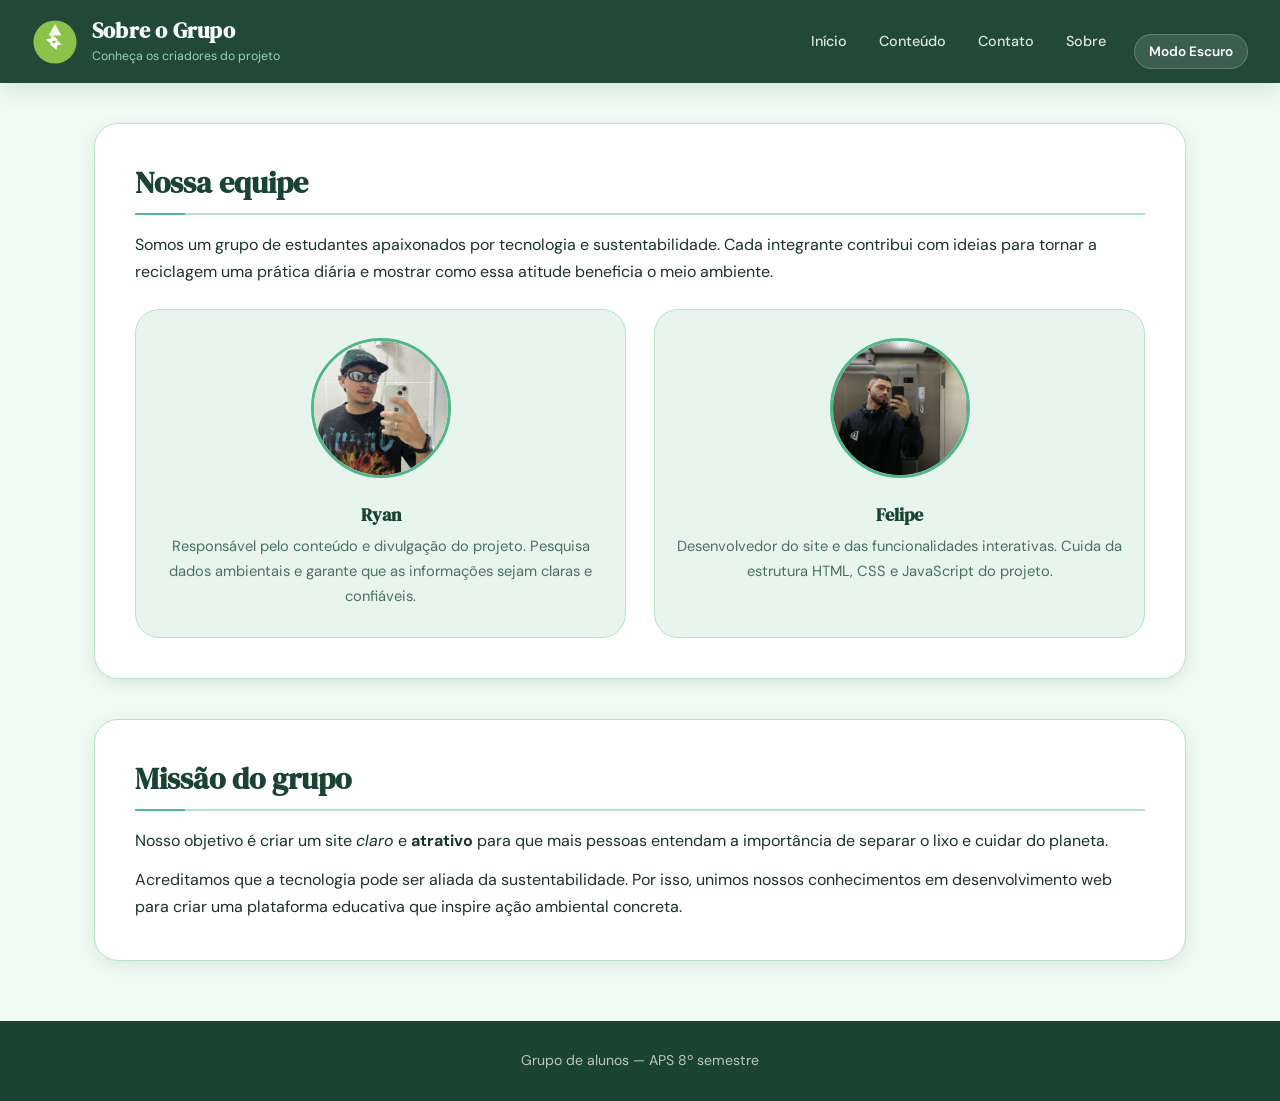
<file: projeto_melhorado/sobre.html>
<!DOCTYPE html>
<html lang="pt-BR" data-theme="light">
<head>
  <meta charset="UTF-8">
  <meta name="viewport" content="width=device-width, initial-scale=1.0">
  <title>Sobre o Grupo — Reciclagem Consciente</title>
  <link rel="stylesheet" href="css/style.css">
  <script defer src="js/scripts.js"></script>
</head>
<body>

  <header class="site-header">
    <div class="logo">
      <img src="assets/img/recycle.svg" alt="Ícone de reciclagem">
      <div>
        <h1>Sobre o Grupo</h1>
        <p>Conheça os criadores do projeto</p>
      </div>
    </div>
    <div class="header-right">
      <nav>
        <div class="top-nav">
          <a href="index.html">Início</a>
          <a href="conteudo.html">Conteúdo</a>
          <a href="contato.html">Contato</a>
          <a href="sobre.html">Sobre</a>
        </div>
      </nav>
      <button class="btn-dark-mode" id="btnDarkMode" onclick="toggleDarkMode()" aria-label="Alternar modo escuro">
        <span class="label">Modo Escuro</span>
      </button>
    </div>
  </header>

  <main>

    <section>
      <h2>Nossa equipe</h2>
      <p>Somos um grupo de estudantes apaixonados por tecnologia e sustentabilidade. Cada integrante contribui com ideias para tornar a reciclagem uma prática diária e mostrar como essa atitude beneficia o meio ambiente.</p>
      <div class="team-info">
        <div class="team-member">
          <img src="assets/img/Foto_RYAN.jpeg" alt="Foto do integrante Ryan">
          <h3>Ryan</h3>
          <p>Responsável pelo conteúdo e divulgação do projeto. Pesquisa dados ambientais e garante que as informações sejam claras e confiáveis.</p>
        </div>
        <div class="team-member">
          <img src="assets/img/Foto_FELIPE.jpeg" alt="Foto do integrante Felipe">
          <h3>Felipe</h3>
          <p>Desenvolvedor do site e das funcionalidades interativas. Cuida da estrutura HTML, CSS e JavaScript do projeto.</p>
        </div>
      </div>
    </section>

    <section>
      <h2>Missão do grupo</h2>
      <p>Nosso objetivo é criar um site <em>claro</em> e <strong>atrativo</strong> para que mais pessoas entendam a importância de separar o lixo e cuidar do planeta.</p>
      <p>Acreditamos que a tecnologia pode ser aliada da sustentabilidade. Por isso, unimos nossos conhecimentos em desenvolvimento web para criar uma plataforma educativa que inspire ação ambiental concreta.</p>
    </section>

  </main>

  <footer class="site-footer">
    <p>Grupo de alunos — APS 8º semestre </p>
  </footer>

</body>
</html>
</file>
<file: css/style.css>
/* Estilo principal */
body {
  margin: 0;
  font-family: 'Segoe UI', Tahoma, Geneva, Verdana, sans-serif;
  background: linear-gradient(180deg, #e8f5e9 0%, #ffffff 100%);
  color: #233d24;
  line-height: 1.6;
}

.site-header {
  display: flex;
  align-items: center;
  justify-content: space-between;
  background: rgba(30, 80, 34, 0.95);
  color: #f7f7f7;
  padding: 18px 24px;
  flex-wrap: wrap;
}

.logo {
  display: flex;
  align-items: center;
  gap: 14px;
}

.logo img {
  width: 60px;
  height: 60px;
}

.top-nav {
  display: flex;
  gap: 18px;
  flex-wrap: wrap;
}

.top-nav a {
  color: #f7f7f7;
  text-decoration: none;
  padding: 10px 14px;
  border-radius: 10px;
  transition: background 0.2s ease;
}

.top-nav a:hover {
  background: rgba(255, 255, 255, 0.15);
}

main {
  padding: 24px;
  max-width: 1100px;
  margin: 0 auto;
}

.hero {
  background: rgba(255, 255, 255, 0.9);
  border-radius: 20px;
  padding: 24px;
  box-shadow: 0 8px 24px rgba(0, 0, 0, 0.08);
  margin-bottom: 24px;
}

.cards {
  display: flex;
  gap: 18px;
  flex-wrap: wrap;
  margin-top: 18px;
}

.card {
  flex: 1 1 250px;
  background: #f1f8ed;
  border: 1px solid #c5e1a5;
  border-radius: 18px;
  padding: 18px;
  transition: transform 0.2s ease, box-shadow 0.2s ease;
}

.card:hover {
  transform: translateY(-4px);
  box-shadow: 0 10px 20px rgba(35, 61, 36, 0.15);
}

h1, h2, h3 {
  margin-top: 0;
}

.welcome-note {
  background: rgba(255, 255, 255, 0.9);
  border-left: 5px solid #66bb6a;
  padding: 14px 18px;
  margin-bottom: 18px;
  border-radius: 14px;
}

ul, ol {
  margin: 12px 0 24px 20px;
}

.content-image {
  display: grid;
  gap: 18px;
  align-items: center;
  margin: 24px 0;
}

.content-image img {
  width: 100%;
  max-width: 400px;
  border-radius: 18px;
  border: 2px solid #b2df8a;
}

video {
  width: 100%;
  max-width: 640px;
  border-radius: 14px;
  margin-top: 14px;
}

table {
  width: 100%;
  border-collapse: collapse;
  margin-top: 18px;
}

table th,
table td {
  border: 1px solid #a5d6a7;
  padding: 12px 14px;
}

table th {
  background: #a5d6a7;
  color: #1b5e20;
}

.team-info {
  display: flex;
  gap: 18px;
  flex-wrap: wrap;
  margin-top: 20px;
}

.team-info img {
  border-radius: 20px;
  border: 2px solid #8bc34a;
}

.contact-form {
  background: rgba(255, 255, 255, 0.95);
  border-radius: 20px;
  padding: 24px;
}

label {
  display: block;
  margin: 14px 0 6px;
  font-weight: 600;
}

input[type="text"],
input[type="email"],
input[type="tel"],
input[type="date"],
select,
textarea {
  width: 100%;
  padding: 12px;
  border-radius: 12px;
  border: 1px solid #c8e6c9;
  outline: none;
  font-size: 1rem;
}

input:focus,
select:focus,
textarea:focus {
  border-color: #558b2f;
  box-shadow: 0 0 0 3px rgba(102, 187, 106, 0.18);
}

fieldset {
  border: 1px solid #c8e6c9;
  border-radius: 14px;
  padding: 14px;
  margin-top: 14px;
}

legend {
  font-weight: 700;
}

button {
  margin-top: 18px;
  padding: 14px 26px;
  border: none;
  border-radius: 12px;
  background: #388e3c;
  color: #fff;
  font-size: 1rem;
  cursor: pointer;
}

button:hover {
  background: #2e7d32;
}

.site-footer {
  text-align: center;
  padding: 20px 0;
  color: #32522f;
}

@media (max-width: 760px) {
  .site-header,
  .top-nav,
  .team-info,
  .cards {
    flex-direction: column;
  }
  .top-nav {
    align-items: flex-start;
  }
}
</file>
<file: projeto_melhorado/css/style.css>
@import url('https://fonts.googleapis.com/css2?family=DM+Serif+Display:ital@0;1&family=DM+Sans:wght@300;400;500;600;700&display=swap');


:root {
  --color-primary:       #2d6a4f;
  --color-primary-dark:  #1b4332;
  --color-primary-light: #52b788;
  --color-accent:        #95d5b2;
  --color-accent2:       #74c69d;
  --bg-page:      #f0faf4;
  --bg-card:      #ffffff;
  --bg-card-alt:  #e8f5ee;
  --bg-header:    rgba(27, 67, 50, 0.97);
  --bg-footer:    #1b4332;
  --bg-input:     #ffffff;
  --bg-table-th:  #b7e4c7;
  --bg-section:   #ffffff;
  --bg-hero:      linear-gradient(135deg, #d8f3dc 0%, #b7e4c7 50%, #95d5b2 100%);
  --text-main:    #1a3326;
  --text-muted:   #4a7060;
  --text-light:   #f8fffe;
  --text-heading: #1b4332;
  --border-color: #b7e4c7;
  --shadow-sm:    0 2px 8px rgba(27,67,50,0.08);
  --shadow-md:    0 6px 24px rgba(27,67,50,0.12);
  --shadow-lg:    0 12px 40px rgba(27,67,50,0.18);
  --shadow-card:  0 4px 16px rgba(27,67,50,0.10);
  --font-display: 'DM Serif Display', Georgia, serif;
  --font-body:    'DM Sans', 'Segoe UI', sans-serif;
  --radius-sm:  8px;
  --radius-md:  16px;
  --radius-lg:  24px;
  --transition-fast:   0.18s ease;
  --transition-normal: 0.32s ease;
  --transition-slow:   0.55s ease;
}


[data-theme="dark"] {
  --color-primary:       #52b788;
  --color-primary-dark:  #74c69d;
  --color-primary-light: #95d5b2;
  --color-accent:        #40916c;
  --color-accent2:       #2d6a4f;
  --bg-page:      #0d1f15;
  --bg-card:      #132a1e;
  --bg-card-alt:  #1a3326;
  --bg-header:    rgba(10,20,14,0.98);
  --bg-footer:    #091408;
  --bg-input:     #1a3326;
  --bg-table-th:  #1b4332;
  --bg-section:   #132a1e;
  --bg-hero:      linear-gradient(135deg, #0d2818 0%, #1b4332 50%, #2d6a4f 100%);
  --text-main:    #d8f3dc;
  --text-muted:   #95d5b2;
  --text-light:   #f8fffe;
  --text-heading: #b7e4c7;
  --border-color: #2d6a4f;
  --shadow-sm:    0 2px 8px rgba(0,0,0,0.35);
  --shadow-md:    0 6px 24px rgba(0,0,0,0.45);
  --shadow-lg:    0 12px 40px rgba(0,0,0,0.55);
  --shadow-card:  0 4px 16px rgba(0,0,0,0.40);
}


*, *::before, *::after { box-sizing: border-box; margin: 0; padding: 0; }
html { scroll-behavior: smooth; }
body {
  font-family: var(--font-body);
  background-color: var(--bg-page);
  color: var(--text-main);
  line-height: 1.7;
  overflow-x: hidden;
  transition: background-color var(--transition-slow), color var(--transition-slow);
}
::-webkit-scrollbar { width: 6px; }
::-webkit-scrollbar-track { background: var(--bg-page); }
::-webkit-scrollbar-thumb { background: var(--color-primary-light); border-radius: 99px; }

.site-header {
  position: sticky; top: 0; z-index: 100;
  display: flex; align-items: center; justify-content: space-between;
  background: var(--bg-header);
  padding: 14px 32px;
  flex-wrap: wrap; gap: 12px;
  backdrop-filter: blur(12px);
  box-shadow: var(--shadow-md);
  transition: background var(--transition-slow);
}
.logo { display: flex; align-items: center; gap: 14px; }
.logo img {
  width: 46px; height: 46px;
  transition: transform var(--transition-normal);
}
.logo:hover img { transform: rotate(20deg) scale(1.1); }
.logo h1 {
  font-family: var(--font-display);
  font-size: 1.35rem; color: var(--text-light); letter-spacing: 0.01em;
}
.logo p { font-size: 0.77rem; color: var(--color-accent); margin-top: 2px; }
.header-right { display: flex; align-items: center; gap: 14px; flex-wrap: wrap; }
.top-nav { display: flex; gap: 4px; flex-wrap: wrap; }
.top-nav a {
  color: rgba(255,255,255,0.85); text-decoration: none;
  padding: 8px 14px; border-radius: var(--radius-sm);
  font-size: 0.9rem; font-weight: 500;
  transition: background var(--transition-fast), color var(--transition-fast);
  position: relative;
}
.top-nav a::after {
  content: ''; position: absolute;
  bottom: 4px; left: 14px; right: 14px; height: 2px;
  background: var(--color-accent); border-radius: 2px;
  transform: scaleX(0); transition: transform var(--transition-fast);
}
.top-nav a:hover { background: rgba(255,255,255,0.1); color: #fff; }
.top-nav a:hover::after { transform: scaleX(1); }

/* Botão Dark Mode */
.btn-dark-mode {
  background: rgba(255,255,255,0.12);
  border: 1px solid rgba(255,255,255,0.2);
  color: #fff; padding: 8px 14px; border-radius: 999px;
  cursor: pointer; font-size: 0.85rem; font-family: var(--font-body);
  display: flex; align-items: center; gap: 6px;
  transition: background var(--transition-fast), transform var(--transition-fast);
  white-space: nowrap;
}
.btn-dark-mode:hover { background: rgba(255,255,255,0.22); transform: scale(1.05); }


main {
  max-width: 1140px; margin: 0 auto;
  padding: 40px 24px 60px;
  display: flex; flex-direction: column; gap: 40px;
}
section {
  background: var(--bg-section);
  border-radius: var(--radius-lg);
  padding: 40px;
  box-shadow: var(--shadow-card);
  border: 1px solid var(--border-color);
  transition: background var(--transition-slow), box-shadow var(--transition-normal);
}
section:hover { box-shadow: var(--shadow-md); }

/* Boas-vindas */
.welcome-note {
  background: linear-gradient(135deg, var(--color-primary-light), var(--color-accent2));
  color: #fff; border-radius: var(--radius-md);
  padding: 14px 20px; font-weight: 500; font-size: 0.95rem;
  display: flex; align-items: center; gap: 10px;
  box-shadow: var(--shadow-sm);
  animation: slideDown 0.5s ease both;
}
@keyframes slideDown {
  from { opacity: 0; transform: translateY(-12px); }
  to   { opacity: 1; transform: translateY(0); }
}


.hero {
  background: var(--bg-hero); border: none;
  padding: 56px 48px; position: relative; overflow: hidden;
}
.hero::before {
  content: '♻'; position: absolute; right: -20px; top: -20px;
  font-size: 200px; opacity: 0.06; line-height: 1; pointer-events: none;
}
.hero h2 {
  font-family: var(--font-display);
  font-size: clamp(1.6rem, 4vw, 2.4rem);
  color: var(--color-primary-dark); margin-bottom: 16px;
  border: none; padding: 0;
}
.hero h2::after { display: none; }
[data-theme="dark"] .hero h2 { color: var(--color-accent); }
.hero > p { max-width: 680px; font-size: 1.05rem; color: var(--text-muted); margin-bottom: 32px; }
[data-theme="dark"] .hero > p { color: var(--text-main); }


.cards {
  display: grid;
  grid-template-columns: repeat(auto-fit, minmax(240px,1fr));
  gap: 20px;
}
.card {
  background: var(--bg-card); border: 1px solid var(--border-color);
  border-radius: var(--radius-md); padding: 24px; cursor: default;
  transition: transform var(--transition-normal), box-shadow var(--transition-normal), border-color var(--transition-normal);
  position: relative; overflow: hidden;
}
.card::before {
  content: ''; position: absolute; top: 0; left: 0; right: 0; height: 3px;
  background: linear-gradient(90deg, var(--color-primary-light), var(--color-accent));
}
.card:hover { transform: translateY(-6px); box-shadow: var(--shadow-lg); border-color: var(--color-primary-light); }
.card h3 { font-family: var(--font-display); color: var(--text-heading); font-size: 1.15rem; margin-bottom: 10px; }
.card p { color: var(--text-muted); font-size: 0.95rem; }


h1,h2,h3 {
  font-family: var(--font-display); color: var(--text-heading);
  line-height: 1.25; transition: color var(--transition-slow);
}
h2 {
  font-size: clamp(1.3rem,3vw,1.85rem); margin-bottom: 16px;
  padding-bottom: 12px; border-bottom: 2px solid var(--border-color);
  position: relative;
}
h2::after {
  content: ''; position: absolute; bottom: -2px; left: 0;
  width: 50px; height: 2px; background: var(--color-primary-light); border-radius: 2px;
}
h3 { font-size: 1.15rem; margin-bottom: 8px; }
p { margin-bottom: 12px; }
p:last-child { margin-bottom: 0; }
ul,ol { padding-left: 22px; color: var(--text-muted); }
li { margin-bottom: 6px; }
mark {
  background: linear-gradient(135deg, var(--color-accent), var(--color-accent2));
  color: var(--color-primary-dark); padding: 2px 8px; border-radius: 4px;
}


.quiz-section { background: var(--bg-card-alt); }
.quiz-section h2 { color: var(--color-primary); }
.quiz-wrapper { margin-top: 24px; }
.quiz-progress { height: 6px; background: var(--border-color); border-radius: 99px; margin-bottom: 24px; overflow: hidden; }
.quiz-progress-bar { height: 100%; background: linear-gradient(90deg, var(--color-primary-light), var(--color-accent2)); border-radius: 99px; transition: width 0.5s ease; }
.quiz-question-block { animation: fadeIn 0.4s ease both; }
@keyframes fadeIn {
  from { opacity: 0; transform: translateY(10px); }
  to   { opacity: 1; transform: translateY(0); }
}
.quiz-question-num { font-size: 0.82rem; color: var(--color-primary-light); font-weight: 700; letter-spacing: 0.05em; text-transform: uppercase; margin-bottom: 6px; display: block; font-family: var(--font-body); }
.quiz-question-text { font-size: 1.1rem; font-weight: 600; color: var(--text-heading); margin-bottom: 20px; font-family: var(--font-display); }
.quiz-options { display: flex; flex-direction: column; gap: 12px; }
.quiz-option {
  padding: 14px 18px; border: 2px solid var(--border-color);
  border-radius: var(--radius-md); background: var(--bg-card);
  color: var(--text-main); font-family: var(--font-body); font-size: 0.95rem;
  cursor: pointer; text-align: left;
  transition: border-color var(--transition-fast), background var(--transition-fast), transform var(--transition-fast);
}
.quiz-option:hover:not(:disabled) { border-color: var(--color-primary-light); background: var(--bg-card-alt); transform: translateX(4px); }
.quiz-option.correct { border-color: #40916c; background: #d8f3dc; color: #1b4332; }
[data-theme="dark"] .quiz-option.correct { background: #1b4332; color: #d8f3dc; }
.quiz-option.wrong { border-color: #e63946; background: #ffe5e7; color: #7d0013; }
[data-theme="dark"] .quiz-option.wrong { background: #3d0a0f; color: #ffb3bb; }
.quiz-option:disabled { cursor: default; }
.quiz-feedback { margin-top: 16px; padding: 12px 18px; border-radius: var(--radius-md); font-weight: 600; font-size: 0.95rem; animation: fadeIn 0.3s ease both; display: none; }
.quiz-feedback.show { display: block; }
.quiz-feedback.correct { background: #d8f3dc; color: #1b4332; }
.quiz-feedback.wrong   { background: #ffe5e7; color: #7d0013; }
[data-theme="dark"] .quiz-feedback.correct { background: #1b4332; color: #95d5b2; }
[data-theme="dark"] .quiz-feedback.wrong   { background: #3d0a0f; color: #ff8fa3; }
.quiz-next-btn {
  margin-top: 20px; padding: 12px 28px;
  background: var(--color-primary); color: #fff; border: none;
  border-radius: var(--radius-md); font-family: var(--font-body);
  font-size: 0.95rem; font-weight: 600; cursor: pointer;
  transition: background var(--transition-fast), transform var(--transition-fast);
  display: none;
}
.quiz-next-btn.show { display: inline-flex; align-items: center; gap: 6px; }
.quiz-next-btn:hover { background: var(--color-primary-dark); transform: scale(1.03); }
.quiz-result { text-align: center; padding: 40px 20px; animation: fadeIn 0.5s ease both; }
.quiz-result h3 { font-size: 1.6rem; color: var(--color-primary); margin-bottom: 8px; }
.quiz-result p { color: var(--text-muted); margin-bottom: 24px; }
.quiz-restart-btn {
  padding: 12px 28px; background: var(--color-primary); color: #fff;
  border: none; border-radius: var(--radius-md); font-family: var(--font-body);
  font-size: 1rem; font-weight: 600; cursor: pointer;
  transition: background var(--transition-fast), transform var(--transition-fast);
}
.quiz-restart-btn:hover { background: var(--color-primary-dark); transform: scale(1.04); }


.map-container { margin-top: 20px; border-radius: var(--radius-md); overflow: hidden; border: 2px solid var(--border-color); box-shadow: var(--shadow-sm); }
.map-container iframe { width: 100%; height: 420px; display: block; border: none; }
.map-disclaimer { margin-top: 12px; font-size: 0.82rem; color: var(--text-muted); display: flex; align-items: center; gap: 6px; }


.video-container { margin-top: 20px; border-radius: var(--radius-md); overflow: hidden; border: 2px solid var(--border-color); box-shadow: var(--shadow-sm); }
.video-container iframe { width: 100%; height: 480px; display: block; border: none; }


table { width: 100%; border-collapse: collapse; margin-top: 20px; font-size: 0.95rem; }
table th, table td { border: 1px solid var(--border-color); padding: 13px 16px; text-align: left; transition: background var(--transition-slow); }
table th { background: var(--bg-table-th); color: var(--color-primary-dark); font-weight: 700; font-size: 0.88rem; text-transform: uppercase; letter-spacing: 0.04em; }
table tbody tr:hover { background: var(--bg-card-alt); }


.contact-form { background: var(--bg-card); border-radius: var(--radius-lg); padding: 40px; box-shadow: var(--shadow-card); border: 1px solid var(--border-color); }
label { display: block; margin: 16px 0 6px; font-weight: 600; font-size: 0.9rem; color: var(--text-heading); }
input[type="text"], input[type="email"], input[type="tel"], input[type="date"], select, textarea {
  width: 100%; padding: 12px 16px; border: 2px solid var(--border-color);
  border-radius: var(--radius-md); background: var(--bg-input);
  color: var(--text-main); font-family: var(--font-body); font-size: 1rem; outline: none;
  transition: border-color var(--transition-fast), box-shadow var(--transition-fast), background var(--transition-slow);
}
input:focus, select:focus, textarea:focus { border-color: var(--color-primary-light); box-shadow: 0 0 0 3px rgba(82,183,136,0.18); }
fieldset { border: 2px solid var(--border-color); border-radius: var(--radius-md); padding: 16px; margin-top: 16px; transition: border-color var(--transition-slow); }
legend { font-weight: 700; padding: 0 6px; color: var(--text-heading); }
fieldset label { margin: 6px 0; display: flex; align-items: center; gap: 8px; font-weight: 400; color: var(--text-main); cursor: pointer; }
button {
  margin-top: 20px; padding: 13px 28px; border: none;
  border-radius: var(--radius-md);
  background: linear-gradient(135deg, var(--color-primary), var(--color-primary-dark));
  color: #fff; font-family: var(--font-body); font-size: 1rem; font-weight: 600;
  cursor: pointer; transition: opacity var(--transition-fast), transform var(--transition-fast);
}
button:hover { opacity: 0.88; transform: scale(1.03); }


.team-info { display: grid; grid-template-columns: repeat(auto-fit, minmax(220px,1fr)); gap: 28px; margin-top: 24px; }
.team-member { background: var(--bg-card-alt); border-radius: var(--radius-lg); padding: 28px 20px; text-align: center; border: 1px solid var(--border-color); transition: transform var(--transition-normal), box-shadow var(--transition-normal); }
.team-member:hover { transform: translateY(-5px); box-shadow: var(--shadow-md); }
.team-member img { width: 140px; height: 140px; object-fit: cover; border-radius: 50%; border: 3px solid var(--color-primary-light); margin-bottom: 16px; }
.team-member p { color: var(--text-muted); font-size: 0.92rem; margin-top: 6px; }


.content-image { display: grid; grid-template-columns: auto 1fr; gap: 28px; align-items: center; }
.content-image img { width: 100%; max-width: 360px; border-radius: var(--radius-lg); border: 2px solid var(--border-color); transition: transform var(--transition-normal); }
.content-image img:hover { transform: scale(1.02); }


.site-footer { background: var(--bg-footer); color: rgba(255,255,255,0.7); text-align: center; padding: 28px 24px; font-size: 0.88rem; transition: background var(--transition-slow); }


.fade-in { opacity: 0; transform: translateY(30px); transition: opacity 0.65s ease, transform 0.65s ease; }
.fade-in.visible { opacity: 1; transform: translateY(0); }
.fade-in:nth-child(2) { transition-delay: 0.1s; }
.fade-in:nth-child(3) { transition-delay: 0.2s; }
.fade-in:nth-child(4) { transition-delay: 0.3s; }


@media (max-width: 768px) {
  .site-header { padding: 12px 16px; }
  .header-right { width: 100%; justify-content: space-between; }
  .top-nav a { padding: 7px 10px; font-size: 0.82rem; }
  main { padding: 20px 14px 40px; gap: 28px; }
  section { padding: 24px 18px; }
  .hero { padding: 32px 20px; }
  .contact-form { padding: 24px 16px; }
  table th, table td { padding: 10px 12px; font-size: 0.88rem; }
  .content-image { grid-template-columns: 1fr; }
  .content-image img { max-width: 100%; }
}
@media (max-width: 480px) {
  .logo h1 { font-size: 1.1rem; }
  .logo p  { display: none; }
}
</file>
